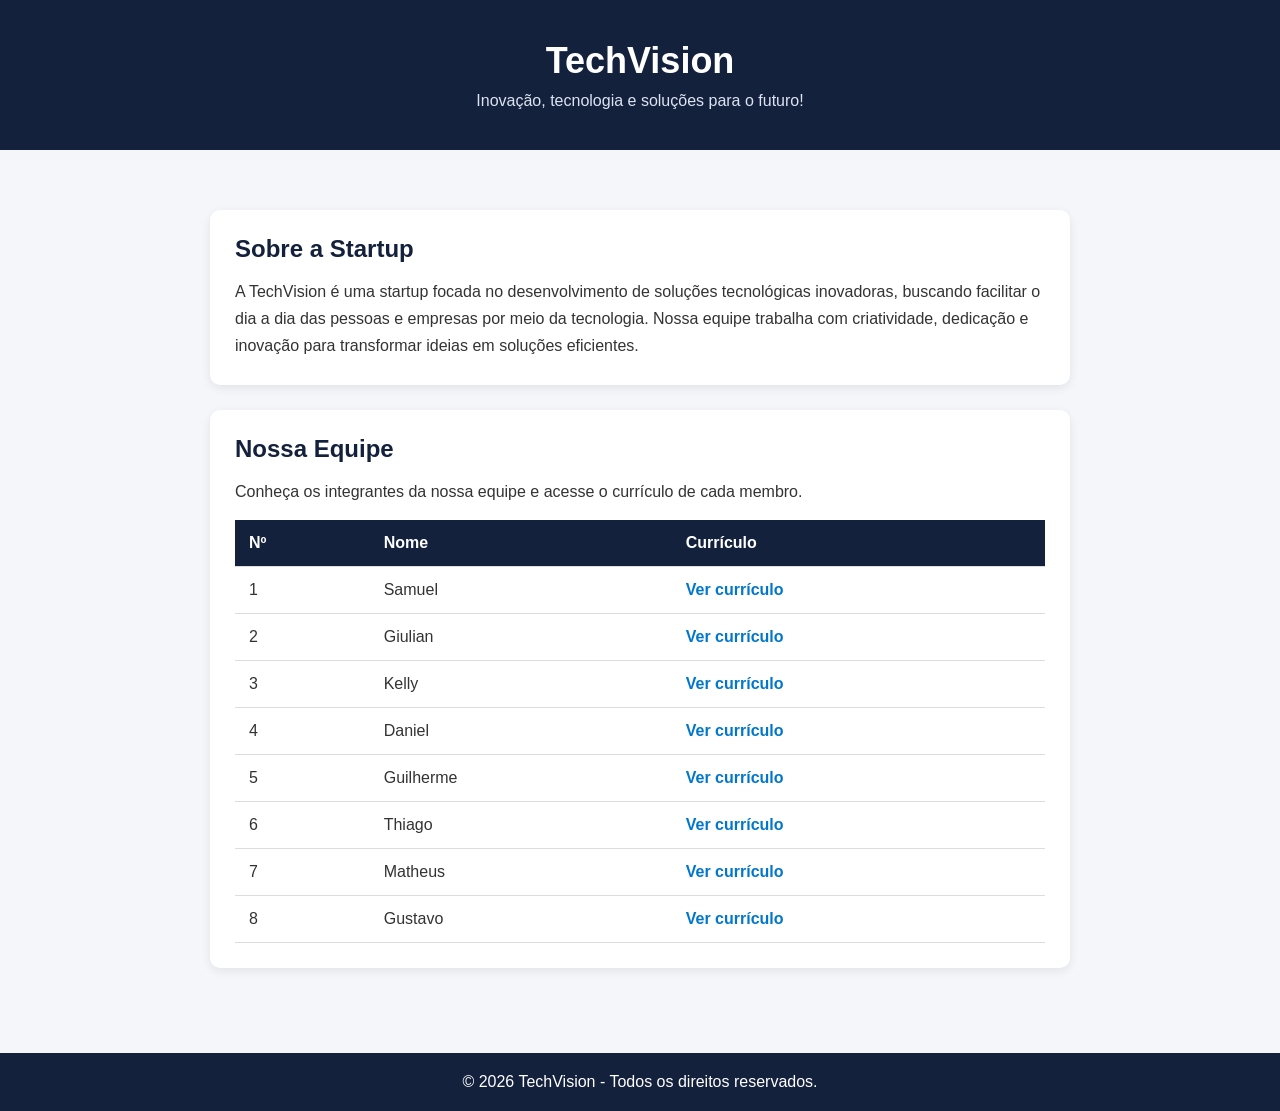
<file: index.html>
<!DOCTYPE html>
<html lang="pt-br">
<head>
    <meta charset="UTF-8">
    <meta name="viewport" content="width=device-width, initial-scale=1.0">
    <title>Hub de currículos</title>
</head>
<link rel="stylesheet" href="style.css">
<body>
    <header>
        <h1>TechVision</h1>
        <p>Inovação, tecnologia e soluções para o futuro!</p>
    </header>
    <main>

        <section>
            <h2>Sobre a Startup</h2>

            <p>
                A TechVision é uma startup focada no desenvolvimento
                de soluções tecnológicas inovadoras, buscando facilitar
                o dia a dia das pessoas e empresas por meio da tecnologia.
                Nossa equipe trabalha com criatividade, dedicação e
                inovação para transformar ideias em soluções eficientes.
            </p>
        </section>

        <section>
            <h2>Nossa Equipe</h2>

            <p>
                Conheça os integrantes da nossa equipe e acesse
                o currículo de cada membro.
            </p>

            <table>
                <thead>
                    <tr>
                        <th>Nº</th>
                        <th>Nome</th>
                        <th>Currículo</th>
                    </tr>
                </thead>

                <tbody>
                    <tr>
                        <td>1</td>
                        <td>Samuel</td>
                        <td><a href="pages/samuel.html">Ver currículo</a></td>
                    </tr>

                    <tr>
                        <td>2</td>
                        <td>Giulian</td>
                        <td><a href="pages/giulian.html">Ver currículo</a></td>
                    </tr>

                    <tr>
                        <td>3</td>
                        <td>Kelly</td>
                        <td><a href="pages/kelly.html">Ver currículo</a></td>
                    </tr>

                    <tr>
                        <td>4</td>
                        <td>Daniel</td>
                        <td><a href="pages/daniel.html">Ver currículo</a></td>
                    </tr>

                    <tr>
                        <td>5</td>
                        <td>Guilherme</td>
                        <td><a href="pages/guilherme.html">Ver currículo</a></td>
                    </tr>

                    <tr>
                        <td>6</td>
                        <td>Thiago</td>
                        <td><a href="pages/thiago.html">Ver currículo</a></td>
                    </tr>

                    <tr>
                        <td>7</td>
                        <td>Matheus</td>
                        <td><a href="pages/matheus.html">Ver currículo</a></td>
                    </tr>

                    <tr>
                        <td>8</td>
                        <td>Gustavo</td>
                        <td><a href="pages/gustavo.html">Ver currículo</a></td>
                    </tr>
                </tbody>
            </table>
        </section>

    </main>

    <footer>
        <p>&copy; 2026 TechVision - Todos os direitos reservados.</p>
    </footer>

</body>
</html>
</file>
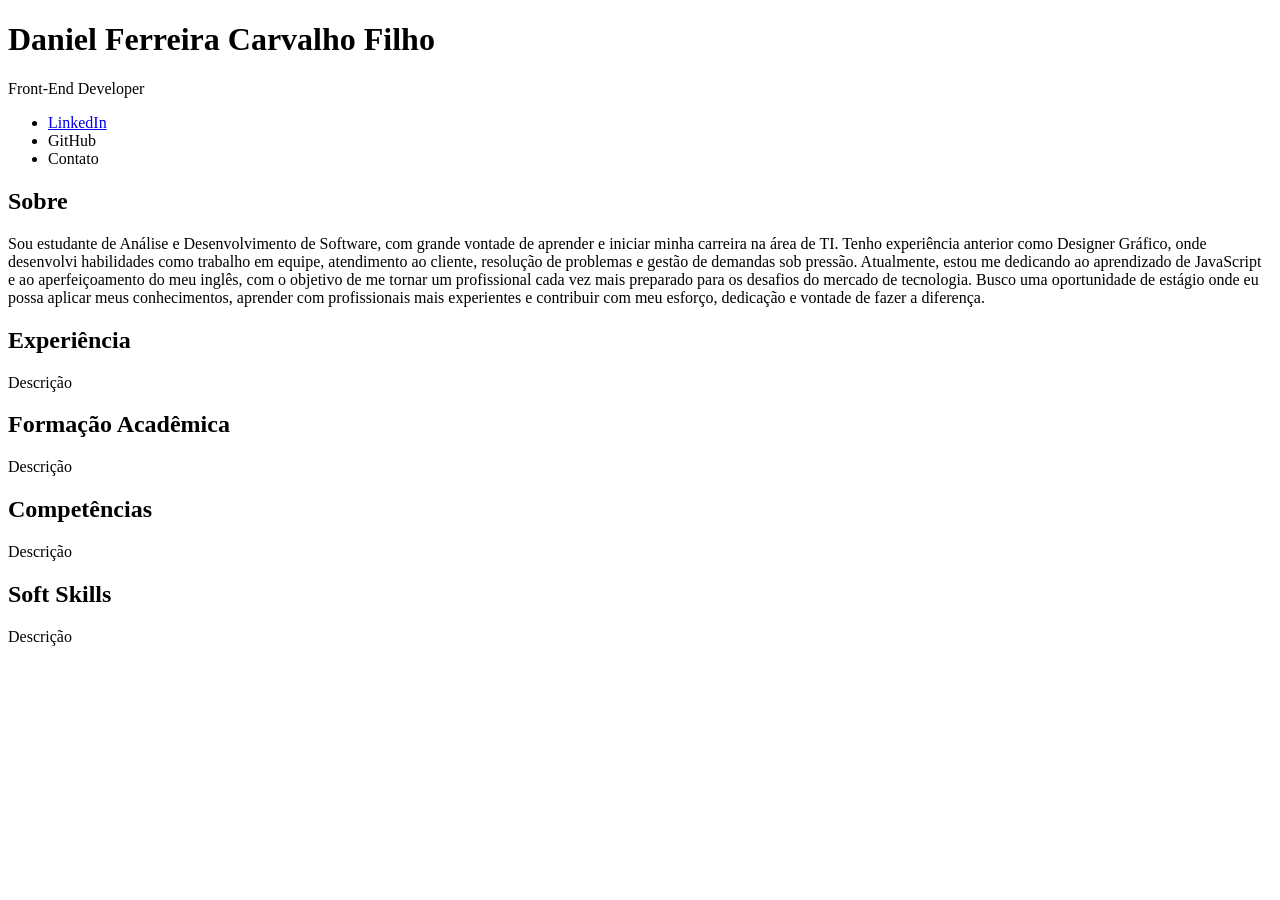
<file: daniel.html>
<!doctype html>
<html lang="en">
  <head>
    <meta charset="UTF-8" />
    <meta name="viewport" content="width=device-width, initial-scale=1.0" />
    <title>Curriculo Daniel</title>
  </head>

  <body>

    <header>
      <h1>Daniel Ferreira Carvalho Filho</h1>
      <p>Front-End Developer</p>
      <nav>
        <ul>
          <li><a href="https://www.linkedin.com/in/perfil-daniel-ferreira/">LinkedIn</a></li>
                <li><a href="https://github.com/danielferreirac"></a>GitHub</li>
                <li>Contato</li>
        </ul>
      </nav>
    </header>

    <!--CONTEÚDO PRINCIPAL-->
    <main>
      <!--RESUMO-->
      <section>
        <h2>Sobre</h2>
        <p>
          Sou estudante de Análise e Desenvolvimento de Software, com grande
          vontade de aprender e iniciar minha carreira na área de TI. Tenho
          experiência anterior como Designer Gráfico, onde desenvolvi
          habilidades como trabalho em equipe, atendimento ao cliente, resolução
          de problemas e gestão de demandas sob pressão. Atualmente, estou me
          dedicando ao aprendizado de JavaScript e ao aperfeiçoamento do meu
          inglês, com o objetivo de me tornar um profissional cada vez mais
          preparado para os desafios do mercado de tecnologia. Busco uma
          oportunidade de estágio onde eu possa aplicar meus conhecimentos,
          aprender com profissionais mais experientes e contribuir com meu
          esforço, dedicação e vontade de fazer a diferença.
        </p>
      </section>
      <!--EXPERIÊNCIA-->
      <section>
        <h2>Experiência</h2>
        <p>Descrição</p>
      </section>
      <!--FORMAÇÂO ACADÊMICA-->
      <section>
        <h2>Formação Acadêmica</h2>
        <p>Descrição</p>
      </section>
      <!--COMPETENCIAS-->
      <section>
        <h2>Competências</h2>
        <p>Descrição</p>
      </section>
      <!--SOFTSKILLS-->
      <section>
        <h2>Soft Skills</h2>
        <p>Descrição</p>
      </section>

    </main>

    <!--RODAPÉ-->
    <footer>
     <section>

     </section>
    </footer>

  </body>
</html>
</file>
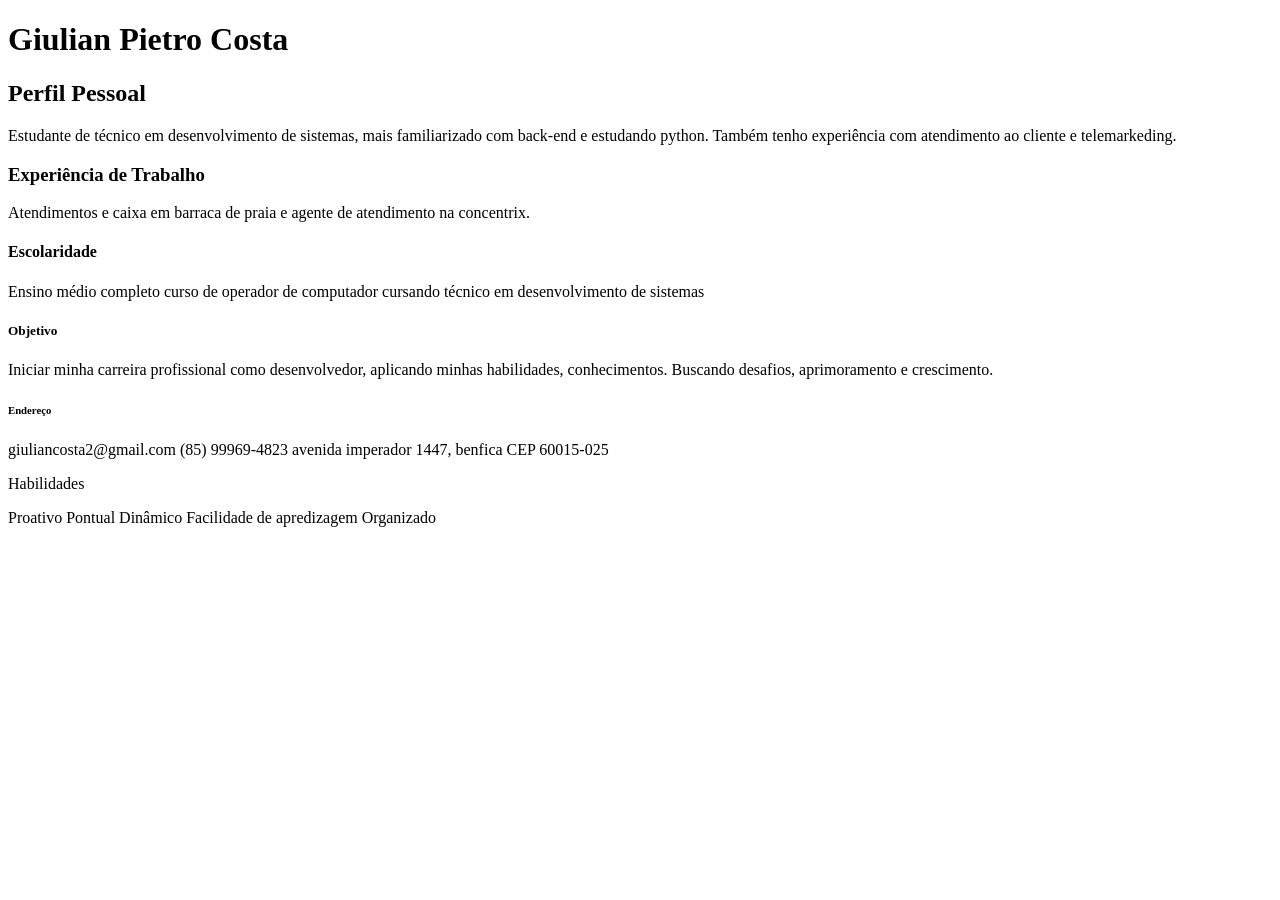
<file: giulian.html>
<!DOCTYPE html>
<html lang="pt-br">
<head>
    <meta charset="UTF-8">
    <meta name="viewport" content="width=device-width, initial-scale=1.0">
    <title> Currículo</title>
</head>
<body>
    <h1> Giulian Pietro Costa </h1>

    <h2> Perfil Pessoal </h2>
    <p> Estudante de técnico em desenvolvimento de sistemas,
        mais familiarizado com back-end e estudando python.
        Também tenho experiência com atendimento ao cliente 
        e telemarkeding.
    </p>

    <h3> Experiência de Trabalho </h3>
    <p> Atendimentos e caixa em barraca de praia e 
        agente de atendimento na concentrix.
    </p>

    <h4> Escolaridade </h4>
    <p> Ensino médio completo
        curso de operador de computador
        cursando técnico em desenvolvimento de sistemas
    </p>

    <h5> Objetivo </h5>
        <p> Iniciar minha carreira profissional como desenvolvedor,
        aplicando minhas habilidades, conhecimentos. Buscando desafios,
        aprimoramento e crescimento.
        </p>

    <h6> Endereço </h6>
        <p>
        giuliancosta2@gmail.com
        (85) 99969-4823

        avenida imperador 1447, benfica
        CEP 60015-025 
        </p>

    <h7> Habilidades </h7>
       <p> Proativo
        Pontual
        Dinâmico
        Facilidade de apredizagem
        Organizado
       </p>

</body>
</html>
</file>
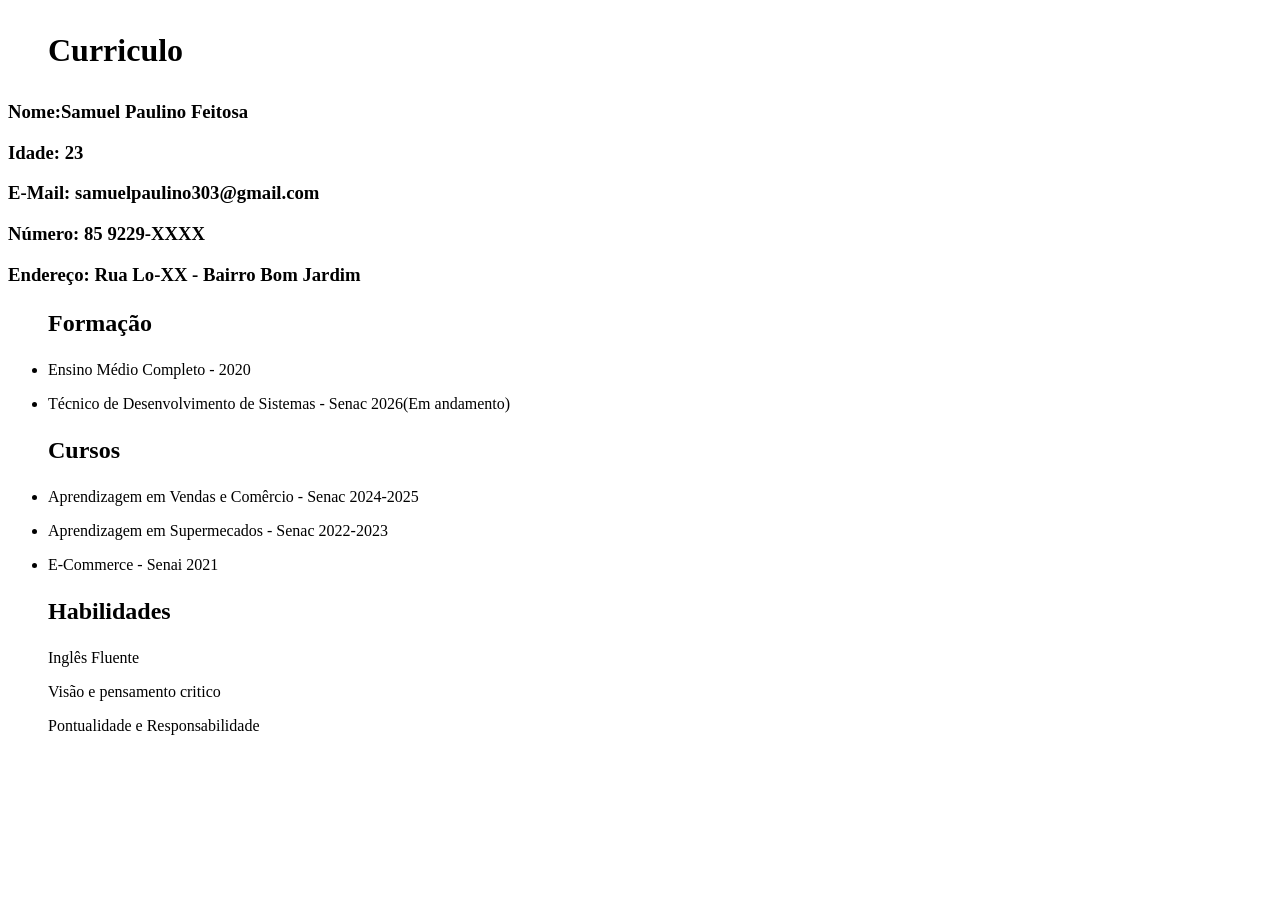
<file: samuel.html>
<!DOCTYPE html>
<html lang="pt-BR">
<head>
    <meta charset="UTF-8">
    <meta name="viewport" content="width=device-width, initial-scale=1.0">
    <title>Curriculo-Samuel</title>
    <a href="style.css"></a>
    <a href="index.html"></a>
</head>
<main>
<body>
    <h1><Menu>Curriculo</Menu></h1>

    <div id = "divida">
    <h3>Nome:Samuel Paulino Feitosa</h3>
    <h3>Idade: 23</h3>
    <h3>E-Mail: samuelpaulino303@gmail.com</h3>
    <h3>Número: 85 9229-XXXX</h3>
    <h3>Endereço: Rua Lo-XX - Bairro Bom Jardim</h3>
    </div>
</body>

<body>
    <h2><ul>Formação</ul></h2>
     <ul><li> Ensino Médio Completo - 2020</li></ul>
      <ul><li>Técnico de Desenvolvimento de Sistemas - Senac 2026(Em andamento)</li></ul>
</body>

<body>
    <h2><ul>Cursos</ul></h2>
</body>
      <ul><li>Aprendizagem em Vendas e Comêrcio - Senac 2024-2025</li>  </ul>
      <ul><li>Aprendizagem em Supermecados - Senac 2022-2023</li></ul>
      <ul><li>E-Commerce - Senai 2021</li></ul>

      <body>
        <h2><ul>Habilidades</ul></h2>
        
        <p><ul>Inglês Fluente</ul></p>
        <p><ul>Visão e pensamento critico</ul></p>
        <p><ul>Pontualidade e Responsabilidade</ul></p>
        <p><ul></ul></p>

      </body>

</main>
</html>
</file>
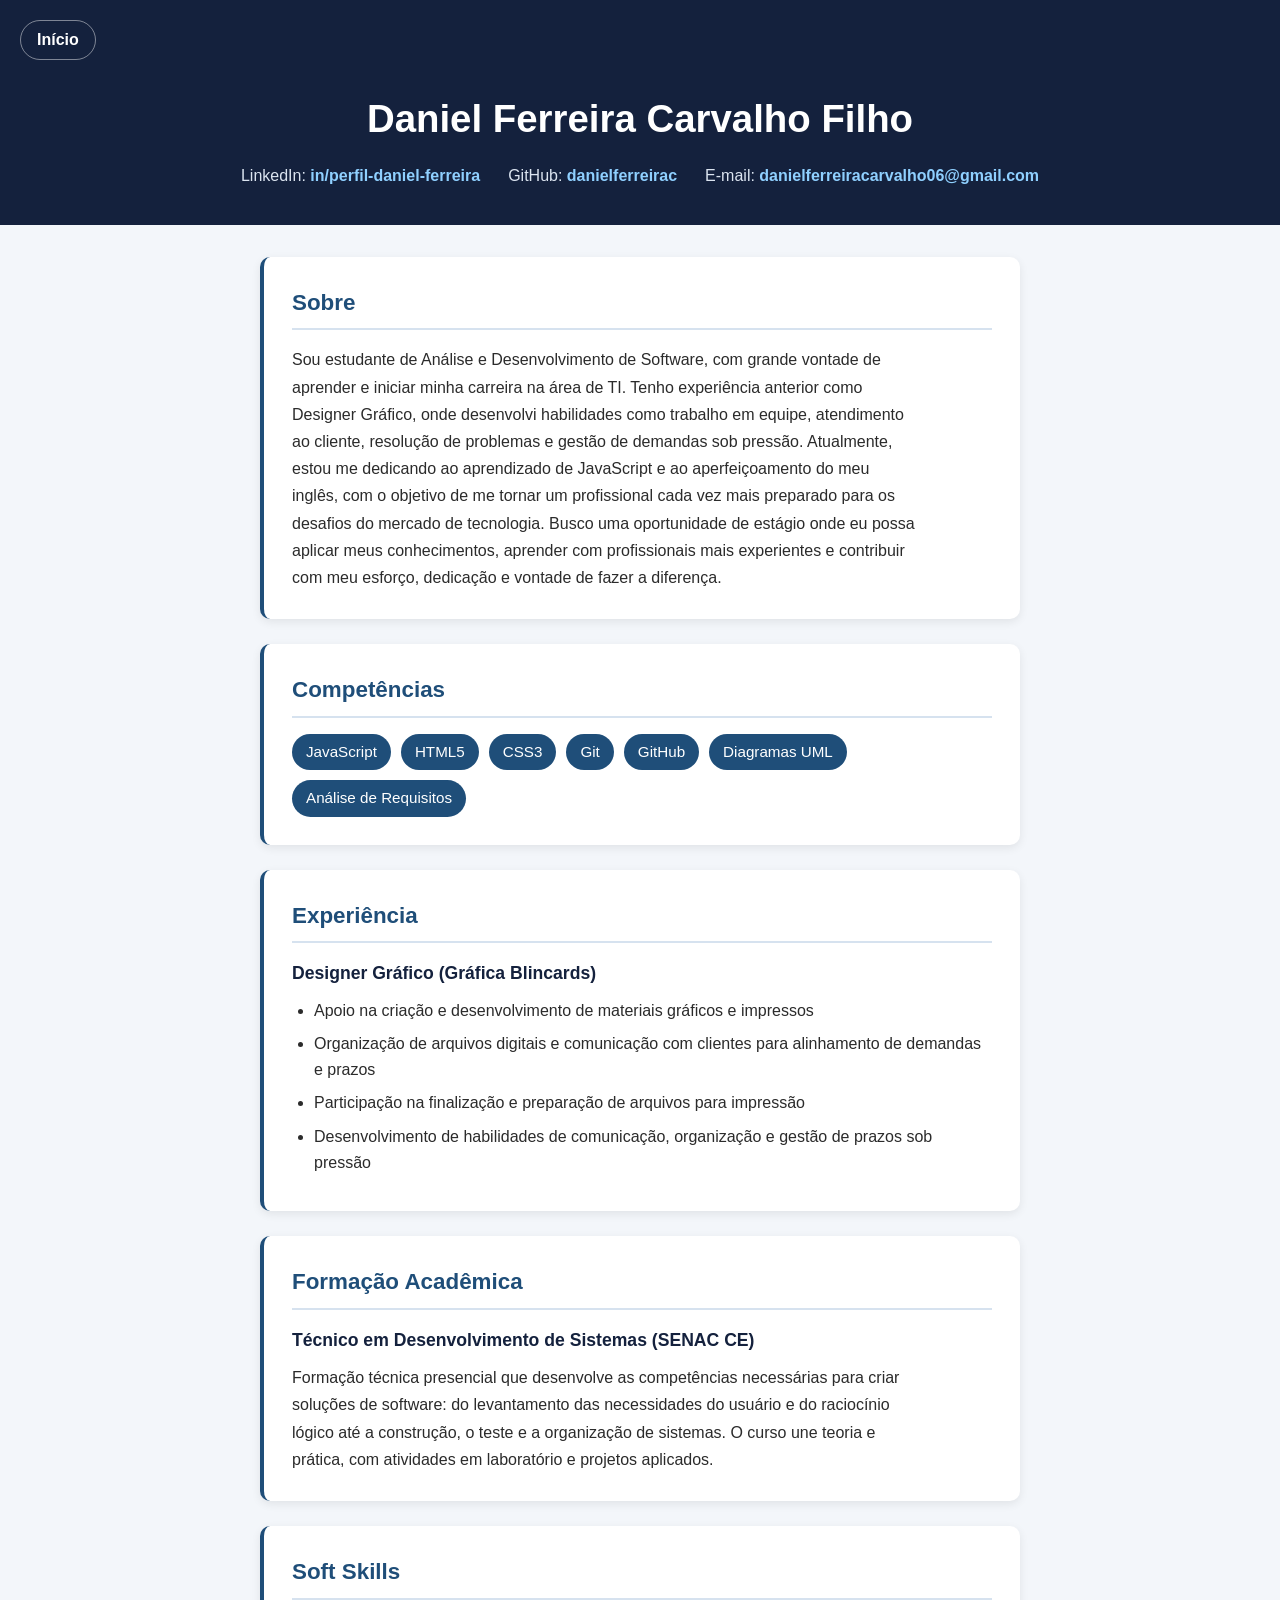
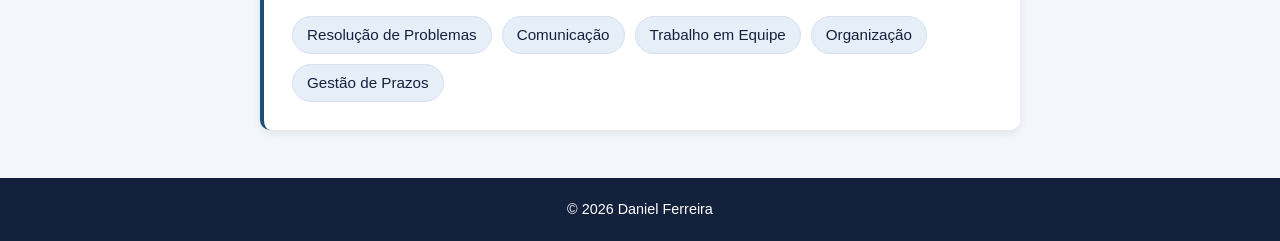
<file: pages/daniel.html>
<!doctype html>
<html lang="pt-BR">
  <head>
    <meta charset="UTF-8">
    <meta name="viewport" content="width=device-width, initial-scale=1.0">
    <meta name="description" content="Currículo de Daniel Ferreira Carvalho Filho, estudante de Desenvolvimento de Sistemas.">
    <link rel="stylesheet" href="../style.css">
    <title>Currículo - Daniel Ferreira</title>
  </head>

  <body class="pagina-daniel">
    <header>
      <nav aria-label="Menu principal">
        <ul>
          <li><a href="../index.html">Início</a></li>
        </ul>
      </nav>
      <h1>Daniel Ferreira Carvalho Filho</h1>
      <ul aria-label="Contatos">
        <li>
          LinkedIn:
          <a
            href="https://www.linkedin.com/in/perfil-daniel-ferreira/"
            target="_blank"
            rel="noopener noreferrer"
            >in/perfil-daniel-ferreira</a
          >
        </li>
        <li>
          GitHub:
          <a
            href="https://github.com/danielferreirac"
            target="_blank"
            rel="noopener noreferrer"
            >danielferreirac</a
          >
        </li>
        <li>
          E-mail:
          <a href="mailto:danielferreiracarvalho06@gmail.com"
            >danielferreiracarvalho06@gmail.com</a
          >
        </li>
      </ul>
    </header>

    <!--CONTEÚDO PRINCIPAL-->
    <main>
      <!--SOBRE-->
      <section class="sobre">
        <h2>Sobre</h2>
        <p>
          Sou estudante de Análise e Desenvolvimento de Software, com grande
          vontade de aprender e iniciar minha carreira na área de TI. Tenho
          experiência anterior como Designer Gráfico, onde desenvolvi
          habilidades como trabalho em equipe, atendimento ao cliente, resolução
          de problemas e gestão de demandas sob pressão. Atualmente, estou me
          dedicando ao aprendizado de JavaScript e ao aperfeiçoamento do meu
          inglês, com o objetivo de me tornar um profissional cada vez mais
          preparado para os desafios do mercado de tecnologia. Busco uma
          oportunidade de estágio onde eu possa aplicar meus conhecimentos,
          aprender com profissionais mais experientes e contribuir com meu
          esforço, dedicação e vontade de fazer a diferença.
        </p>
      </section>

      <!--COMPETÊNCIAS-->
      <section class="competencias">
        <h2>Competências</h2>
        <ul>
          <li>JavaScript</li>
          <li>HTML5</li>
          <li>CSS3</li>
          <li>Git</li>
          <li>GitHub</li>
          <li>Diagramas UML</li>
          <li>Análise de Requisitos</li>
        </ul>
      </section>

      <!--EXPERIÊNCIA-->
      <section class="experiencia">
        <h2>Experiência</h2>
        <h3>Designer Gráfico (Gráfica Blincards)</h3>
        <ul>
          <li>
            Apoio na criação e desenvolvimento de materiais gráficos e impressos
          </li>
          <li>
            Organização de arquivos digitais e comunicação com clientes para
            alinhamento de demandas e prazos
          </li>
          <li>
            Participação na finalização e preparação de arquivos para impressão
          </li>
          <li>
            Desenvolvimento de habilidades de comunicação, organização e gestão
            de prazos sob pressão
          </li>
        </ul>
      </section>

      <!--FORMAÇÃO ACADÊMICA-->
      <section class="formacao">
        <h2>Formação Acadêmica</h2>
        <h3>Técnico em Desenvolvimento de Sistemas (SENAC CE)</h3>
        <p>
          Formação técnica presencial que desenvolve as competências necessárias
          para criar soluções de software: do levantamento das necessidades do
          usuário e do raciocínio lógico até a construção, o teste e a
          organização de sistemas. O curso une teoria e prática, com atividades
          em laboratório e projetos aplicados.
        </p>
      </section>

      <!--SOFT SKILLS-->
      <section class="soft-skills">
        <h2>Soft Skills</h2>
        <ul>
          <li>Resolução de Problemas</li>
          <li>Comunicação</li>
          <li>Trabalho em Equipe</li>
          <li>Organização</li>
          <li>Gestão de Prazos</li>
        </ul>
      </section>
    </main>

    <!--RODAPÉ-->
    <footer>
      <p>&copy; 2026 Daniel Ferreira</p>
    </footer>
  </body>
</html>
</file>
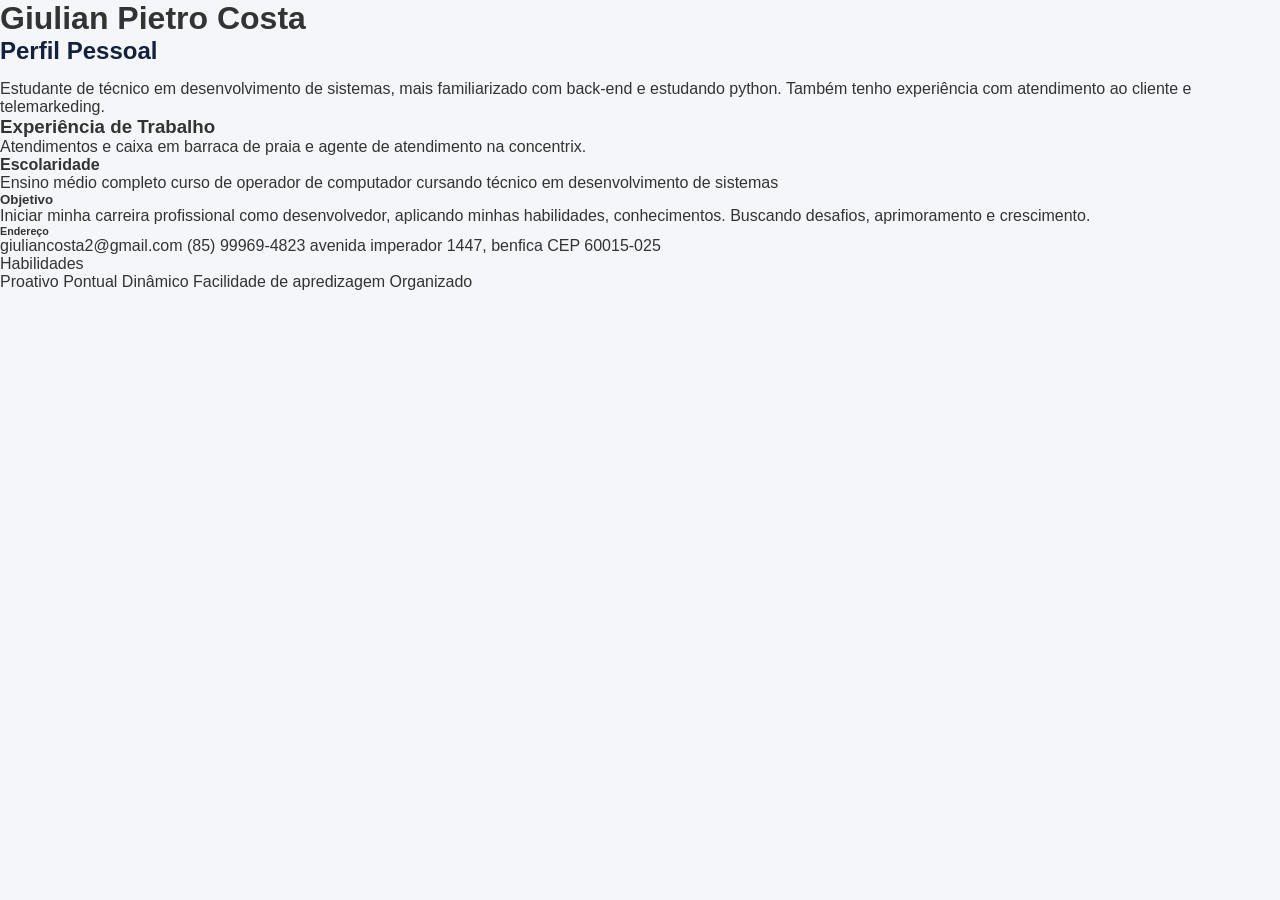
<file: pages/giulian.html>
<!DOCTYPE html>
<html lang="pt-br">
<head>
    <meta charset="UTF-8">
    <meta name="viewport" content="width=device-width, initial-scale=1.0">
    <title>Document</title>
</head>
<link rel="stylesheet" href="../style.css">
<body>
    <h1> Giulian Pietro Costa </h1>

    <h2> Perfil Pessoal </h2>
    <p> Estudante de técnico em desenvolvimento de sistemas,
        mais familiarizado com back-end e estudando python.
        Também tenho experiência com atendimento ao cliente 
        e telemarkeding.
    </p>

    <h3> Experiência de Trabalho </h3>
    <p> Atendimentos e caixa em barraca de praia e 
        agente de atendimento na concentrix.
    </p>

    <h4> Escolaridade </h4>
    <p> Ensino médio completo
        curso de operador de computador
        cursando técnico em desenvolvimento de sistemas
    </p>

    <h5> Objetivo </h5>
        <p> Iniciar minha carreira profissional como desenvolvedor,
        aplicando minhas habilidades, conhecimentos. Buscando desafios,
        aprimoramento e crescimento.
        </p>

    <h6> Endereço </h6>
        <p>
        giuliancosta2@gmail.com
        (85) 99969-4823

        avenida imperador 1447, benfica
        CEP 60015-025 
        </p>

    <h7> Habilidades </h7>
       <p> Proativo
        Pontual
        Dinâmico
        Facilidade de apredizagem
        Organizado
       </p>


</body>
</html>
</file>
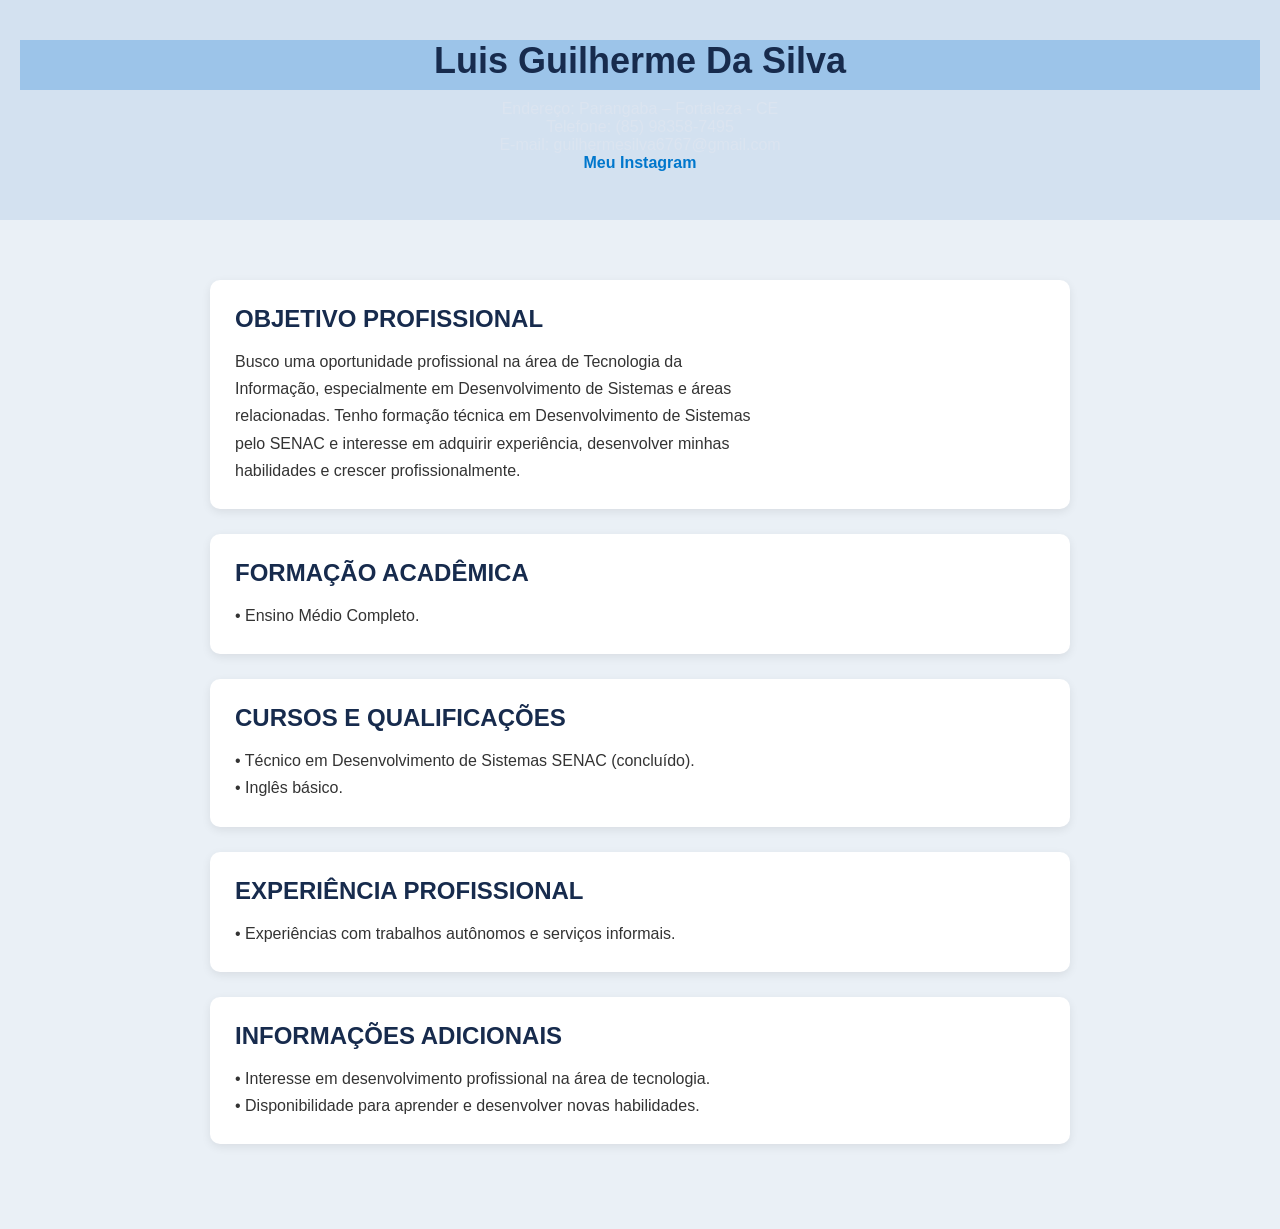
<file: pages/guilherme.html>
<!doctype html>
<html lang="pt-BR">
  <head>
    <meta charset="UTF-8" />
    <meta name="viewport" content="width=device-width, initial-scale=1.0" />

    <title>Currículo - Luis Guilherme</title>

    <link rel="stylesheet" href="../style.css" />
  </head>

  <body class="pagina-guilherme">
    <header>

      <h1>Luis Guilherme Da Silva</h1>
<hr class="linha-horizontal">

       <p>Endereço: Parangaba – Fortaleza - CE</p>

      <p>Telefone: (85) 98358-7495</p>

      <p>E-mail: guilhermesilva6767@gmail.com</p>

      <p>
        <a
          href="https://www.instagram.com/guisilvaluis0087/"
          target="_blank"
          rel="noopener noreferrer"
        >
          Meu Instagram
        </a>
      </p>
    </header>

    <main>
      <section class="obejetivo">
        <h2>OBJETIVO PROFISSIONAL</h2>

        <p>
          Busco uma oportunidade profissional na área de Tecnologia da<br>
          Informação, especialmente em Desenvolvimento de Sistemas e áreas<br>
          relacionadas. Tenho formação técnica em Desenvolvimento de Sistemas<br>
          pelo SENAC e interesse em adquirir experiência, desenvolver minhas<br>
          habilidades e crescer profissionalmente.
        </p>
      </section>

      <section class="formacao">
        <h2>FORMAÇÃO ACADÊMICA</h2>

        <p>• Ensino Médio Completo.</p>
      </section>

      <section class="cursos">
        <h2>CURSOS E QUALIFICAÇÕES</h2>

        <p>
          • Técnico em Desenvolvimento de Sistemas SENAC (concluído).
          <br />
          • Inglês básico.
        </p>
      </section>

      <section>
        <h2 class="pagina-guilherme12">EXPERIÊNCIA PROFISSIONAL</h2>

        <p class="pagina-guilherme12-1">
          • Experiências com trabalhos autônomos e serviços informais.
        </p>
      </section>

      <section>
        <h2 class="pagina-guilherme14">INFORMAÇÕES ADICIONAIS</h2>

        <p class="pagina-guilherme15">
          • Interesse em desenvolvimento profissional na área de tecnologia.
          <br />
          • Disponibilidade para aprender e desenvolver novas habilidades.
        </p>
      </section>
    </main>
  </body>
</html>
</file>
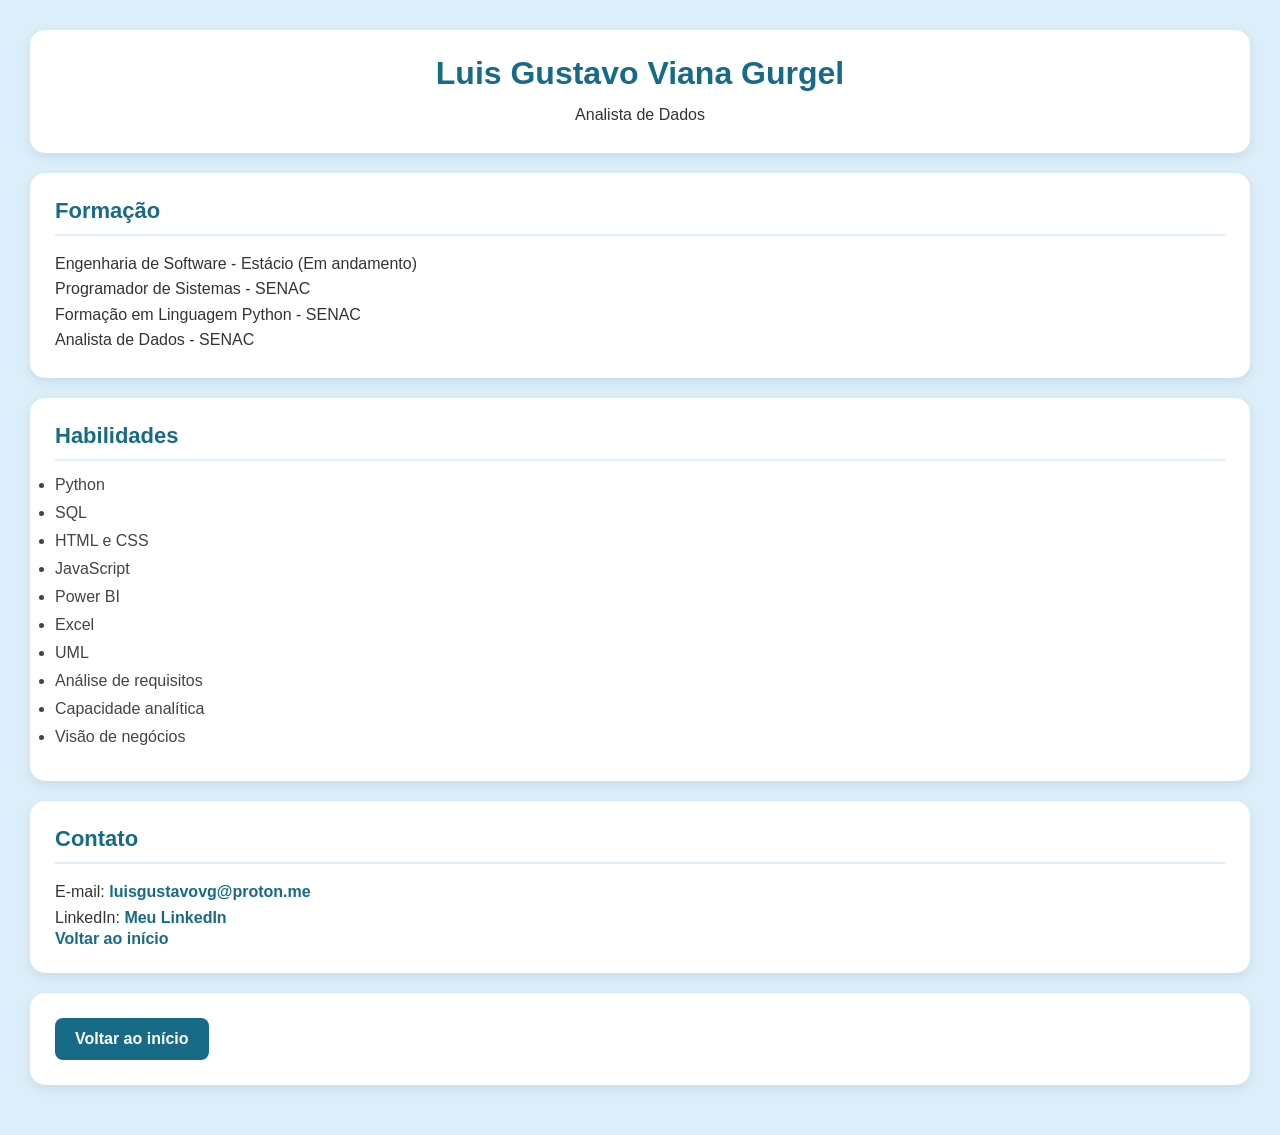
<file: pages/gustavo.html>
<!DOCTYPE html>
<html lang="pt-br">
<head>
    <meta charset="UTF-8">
    <meta name="viewport" content="width=device-width, initial-scale=1.0">
    <title>currículo do Gustavo</title>
</head>
<link rel="stylesheet" href="../style.css">
<body>
    <div class="pagina-gustavo">

        <!-- NOME -->

        <header>

            <h1 style="text-align: center;">Luis Gustavo Viana Gurgel</h1>

            <p style="text-align: center;">
                Analista de Dados
            </p>

        </header>


        <!-- FORMAÇÃO -->

        <section>

            <h2>Formação</h2>

            <p>
                Engenharia de Software - Estácio
                (Em andamento)
            </p>

            <p>
                Programador de Sistemas - SENAC
            </p>

            <p>
                Formação em Linguagem Python - SENAC
            </p>

            <p>
                Analista de Dados - SENAC
            </p>

        </section>


        <!-- HABILIDADES -->

        <section>

            <h2>Habilidades</h2>

            <ul>

                <li>Python</li>
                <li>SQL</li>
                <li>HTML e CSS</li>
                <li>JavaScript</li>
                <li>Power BI</li>
                <li>Excel</li>
                <li>UML</li>
                <li>Análise de requisitos</li>
                <li>Capacidade analítica</li>
                <li>Visão de negócios</li>

            </ul>

        </section>


        <!-- CONTATO -->

        <section>

            <h2>Contato</h2>

            <p>
                E-mail: <a href="email to:luisgustavovg@proton.me">
                    luisgustavovg@proton.me
                </a>
            </p>

            <p>
                LinkedIn:
                <a href="https://www.linkedin.com/in/luis-gustavo-viana?utm_source=share&utm_campaign=share_via&utm_content=profile&utm_medium=android_app" target="_blank">
                    Meu LinkedIn
                </a>
            </p>
            <a href="index.html">Voltar ao início</a>

        </section>


        <!-- VOLTAR AO INDEX -->

        <section>

            <a href="../index.html" class="voltar">
                Voltar ao início
            </a>

        </section>
    </div>
</body>
</html>
</file>
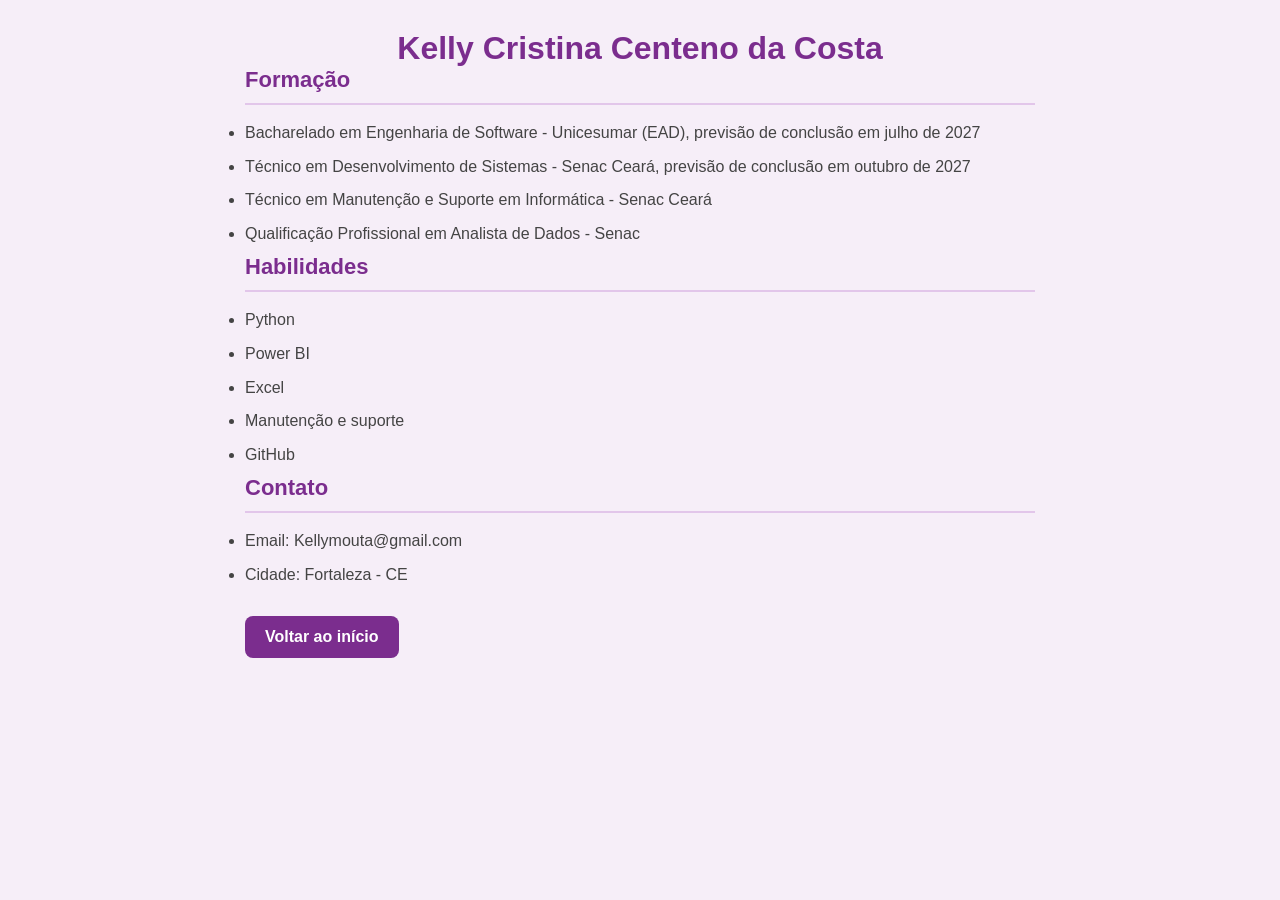
<file: pages/kelly.html>
<!DOCTYPE html>
<html lang="pt-br">
<head>
    <meta charset="UTF-8">
    <meta name="viewport" content="width=device-width, initial-scale=1.0">
    <title>Kelly Cristina Centeno da Costa - Currículo</title>
    <link rel="stylesheet" href="../style.css">
</head>
<body class="pagina-kelly">
    <h1>Kelly Cristina Centeno da Costa</h1>

    <h2>Formação</h2>
     <ul>
        <li>Bacharelado em Engenharia de Software - Unicesumar (EAD), previsão de conclusão em julho de 2027</li>
        <li>Técnico em Desenvolvimento de Sistemas - Senac Ceará, previsão de conclusão em outubro de 2027</li>
        <li>Técnico em Manutenção e Suporte em Informática - Senac Ceará</li>
        <li>Qualificação Profissional em Analista  de Dados - Senac</li>
     </ul>

     <h2>Habilidades</h2>
     <ul>
        <li>Python</li>
        <li>Power BI</li>
        <li>Excel</li>
        <li>Manutenção e suporte</li>
        <li>GitHub</li>
     </ul>

     <h2>Contato</h2>
     <ul>
        <li>Email: Kellymouta@gmail.com</li>
        <li>Cidade: Fortaleza - CE</li>
     </ul> 
     
    <a href="../index.html">Voltar ao início</a>
   
</body>
</html>
</file>
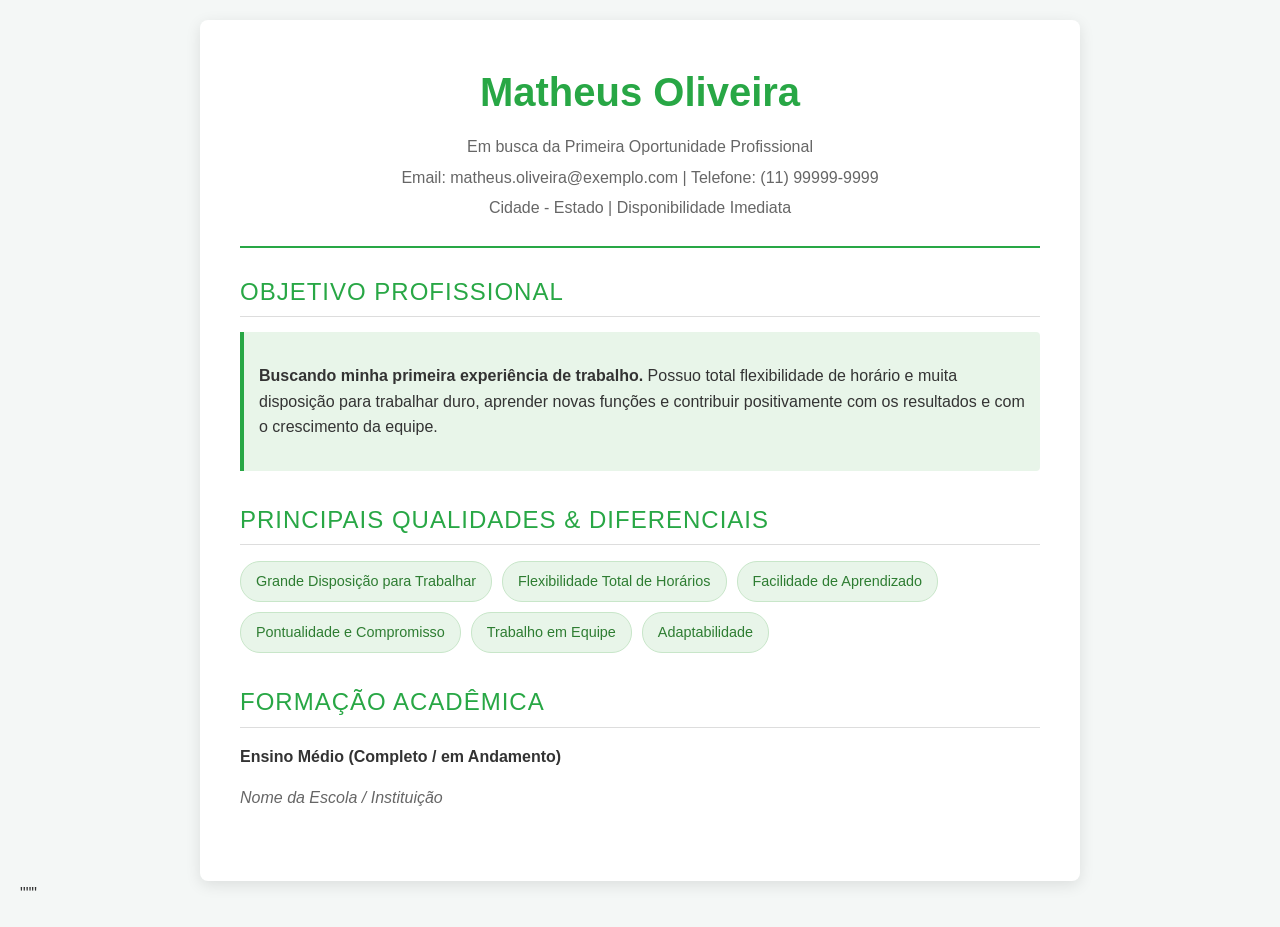
<file: pages/matheus.html>
<!DOCTYPE html>
<html lang="pt-br">
<head>
    <meta charset="UTF-8">
    <meta name="viewport" content="width=device-width, initial-scale=1.0">
    <title>Currículo - Matheus Oliveira</title>
    <style>
        body {
            font-family: 'Segoe UI', Tahoma, Geneva, Verdana, sans-serif;
            line-height: 1.6;
            background-color: #f4f7f6;
            color: #333;
            margin: 0;
            padding: 20px;
        }
        .container {
            max-width: 800px;
            margin: 0 auto;
            background: #fff;
            padding: 40px;
            border-radius: 8px;
            box-shadow: 0 4px 15px rgba(0,0,0,0.1);
        }
        header {
            text-align: center;
            border-bottom: 2px solid #28a745;
            padding-bottom: 20px;
            margin-bottom: 25px;
        }
        header h1 {
            margin: 0 0 10px 0;
            color: #28a745;
            font-size: 2.5em;
        }
        header p {
            margin: 5px 0;
            color: #666;
        }
        .section {
            margin-bottom: 30px;
        }
        .section-title {
            font-size: 1.5em;
            color: #28a745;
            border-bottom: 1px solid #ddd;
            padding-bottom: 5px;
            margin-bottom: 15px;
            text-transform: uppercase;
            letter-spacing: 1px;
        }
        .highlight {
            background-color: #e8f5e9;
            border-left: 4px solid #28a745;
            padding: 15px;
            margin-bottom: 20px;
            border-radius: 0 4px 4px 0;
        }
        .skills-list {
            display: flex;
            flex-wrap: wrap;
            gap: 10px;
            padding: 0;
            list-style: none;
        }
        .skills-list li {
            background: #e8f5e9;
            color: #2e7d32;
            padding: 8px 15px;
            border-radius: 20px;
            font-size: 0.9em;
            border: 1px solid #c8e6c9;
        }
    </style>
</head>
<body>
    <div class="container">
        <header>
            <h1>Matheus Oliveira</h1>
            <p>Em busca da Primeira Oportunidade Profissional</p>
            <p>Email: matheus.oliveira@exemplo.com | Telefone: (11) 99999-9999</p>
            <p>Cidade - Estado | Disponibilidade Imediata</p>
        </header>

        <div class="section">
            <div class="section-title">Objetivo Profissional</div>
            <div class="highlight">
                <p><strong>Buscando minha primeira experiência de trabalho.</strong> Possuo total flexibilidade de horário e muita disposição para trabalhar duro, aprender novas funções e contribuir positivamente com os resultados e com o crescimento da equipe.</p>
            </div>
        </div>

        <div class="section">
            <div class="section-title">Principais Qualidades & Diferenciais</div>
            <ul class="skills-list">
                <li>Grande Disposição para Trabalhar</li>
                <li>Flexibilidade Total de Horários</li>
                <li>Facilidade de Aprendizado</li>
                <li>Pontualidade e Compromisso</li>
                <li>Trabalho em Equipe</li>
                <li>Adaptabilidade</li>
            </ul>
        </div>

        <div class="section">
            <div class="section-title">Formação Acadêmica</div>
            <p><strong>Ensino Médio (Completo / em Andamento)</strong></p>
            <p style="color: #666; font-style: italic;">Nome da Escola / Instituição</p>
        </div>
    </div>
</body>
</html>
"""
</file>
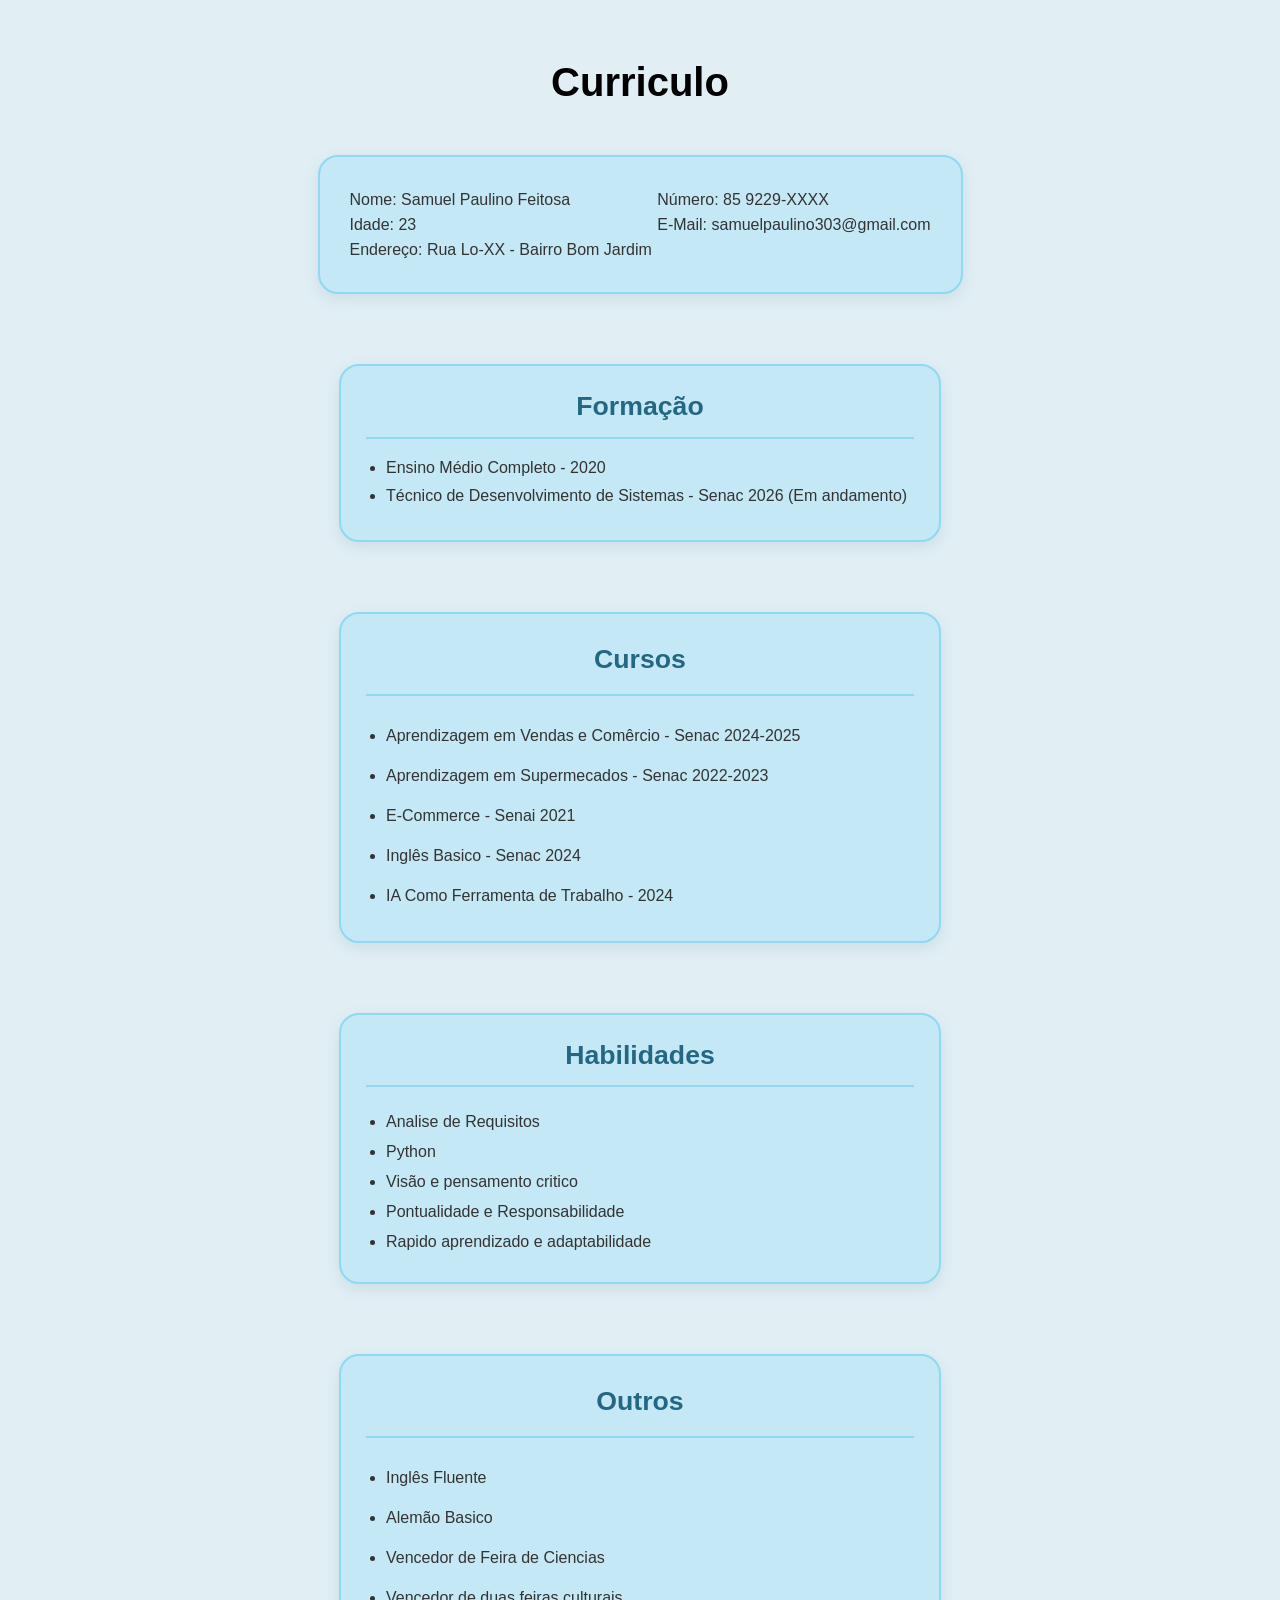
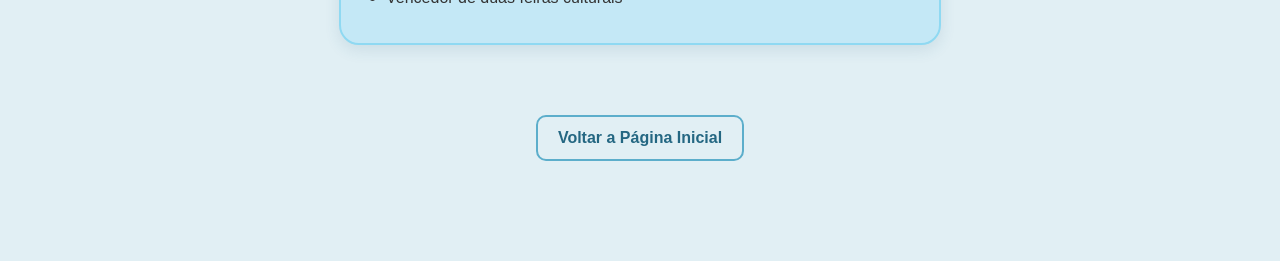
<file: pages/samuel.html>
<!DOCTYPE html>
<html lang="pt-br">
<head>
    <meta charset="UTF-8">
    <meta name="viewport" content="width=device-width, initial-scale=1.0">
    <title>Curriculo-Samuel</title>
    <link rel="stylesheet" href="../style.css">
</head>

<body class="escopo-samuel">
    <main>

        <header id="titulo-cu">
            <h1>Curriculo</h1>
        </header>

        <div id="cabecalho">
            <div>
                <p>Nome: Samuel Paulino Feitosa</p>
                <p>Idade: 23</p>
                <p>Endereço: Rua Lo-XX - Bairro Bom Jardim</p>
            </div>

            <div>
                <p>Número: 85 9229-XXXX</p>
                <p>E-Mail: samuelpaulino303@gmail.com</p>
            </div>
        </div>

        <div id="formacao-samuel">
            <h2>Formação</h2>
            <ul>
                <li>Ensino Médio Completo - 2020</li>
                <li>Técnico de Desenvolvimento de Sistemas - Senac 2026 (Em andamento)</li>
            </ul>
        </div>

        <div id="cursos-samuel">
            <h2>Cursos</h2>
            <ul>
                <li>Aprendizagem em Vendas e Comêrcio - Senac 2024-2025</li>
                <li>Aprendizagem em Supermecados - Senac 2022-2023</li>
                <li>E-Commerce - Senai 2021</li>
                <li>Inglês Basico - Senac 2024</li>
                <li>IA Como Ferramenta de Trabalho - 2024</li>
            </ul>
        </div>

        <div id="skills-samuel">
            <h2>Habilidades</h2>
            <ul>
                <li>Analise de Requisitos</li>
                <li>Python</li>
                <li>Visão e pensamento critico</li>
                <li>Pontualidade e Responsabilidade</li>
                <li>Rapido aprendizado e adaptabilidade</li>
            </ul>
        </div>

        <div id="outros-samuel">
            <h2>Outros</h2>
            <ul>
                <li>Inglês Fluente</li>
                <li>Alemão Basico</li>
                <li>Vencedor de Feira de Ciencias</li>
                <li>Vencedor de duas feiras culturais</li>
            </ul>
        </div>

        <footer id="rodape-samuel">
            <a href="../index.html">Voltar a Página Inicial</a>
        </footer>

    </main>
</body>
</html>
</file>
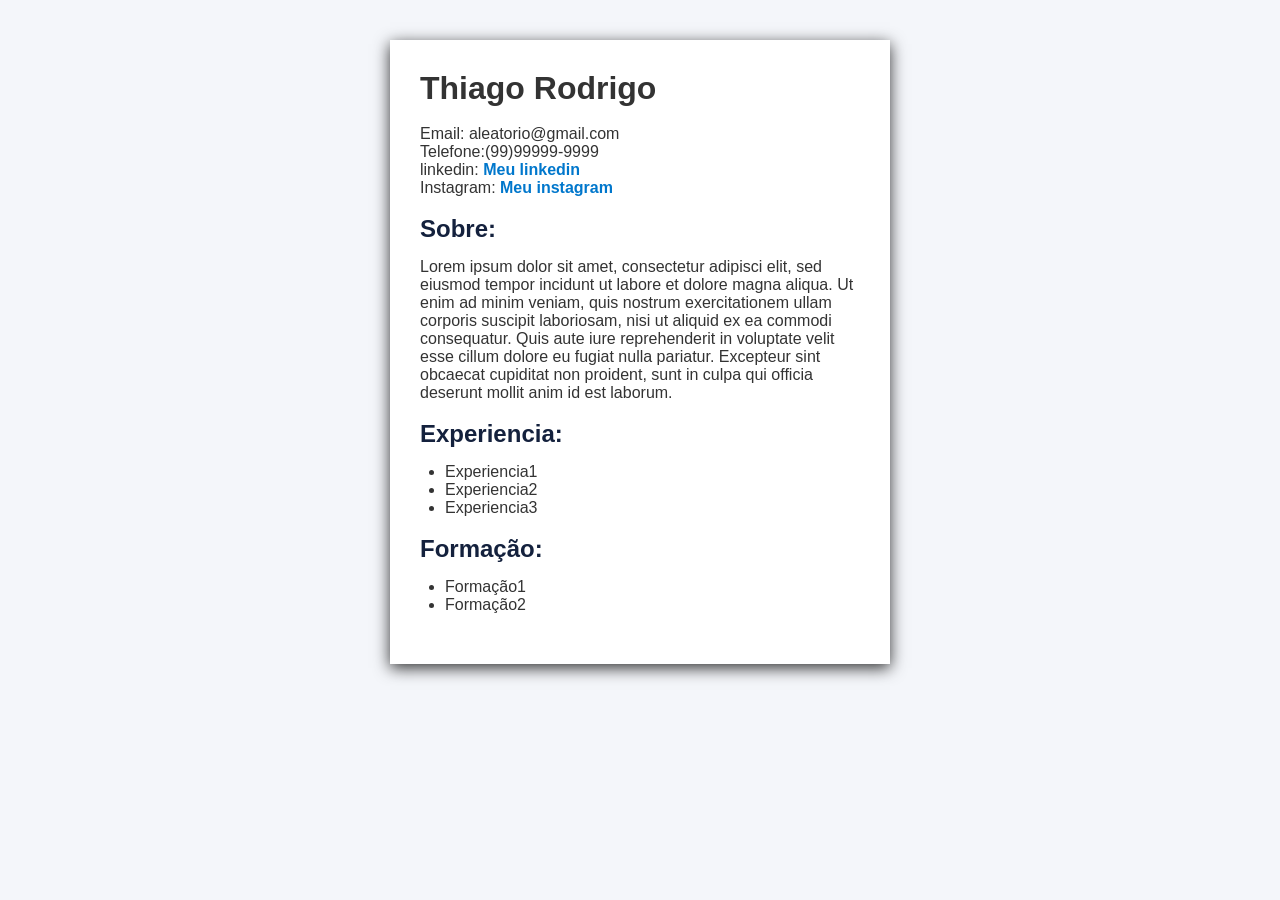
<file: pages/thiago.html>
<!DOCTYPE html>
<html lang="pt-br">
<head>
    <meta charset="UTF-8">
    <meta name="viewport" content="width=device-width, initial-scale=1.0">
    <title>Curriculo Thiago</title>
    <link rel="stylesheet" href="../style.css">
    <style>
        body{
            background-image: url('https://static.vecteezy.com/ti/fotos-gratis/t2/22865695-suave-mogno-madeira-textura-fundo-ilustracao-com-generativo-ai-gratis-foto.jpg');
            background-size: cover;
            background-repeat: no-repeat;
            background-position: center center;
            background-attachment: fixed;
            display: flex;
            justify-content: center;
            align-items: center;
        }

        .quadrado-branco {
            background-color: white;
            width: 500px;              
            height: auto;
            margin-top: 40px;             
            padding: 30px;
            padding-bottom: 50px;            
            box-sizing: border-box;    
            box-shadow: 0px 4px 15px  rgba(0, 0, 0, 0.8);
        }

        ul{
            padding-left: 25px;
        }
    </style>
</head>
<body>
    <div>
        <div class="quadrado-branco">
            <h1>Thiago Rodrigo</h1>
             <br>   
            Email: aleatorio@gmail.com<br>
            Telefone:(99)99999-9999<br>
            linkedin: <a href="https://br.linkedin.com/">Meu linkedin</a><br>
            Instagram: <a href="https://www.instagram.com/">Meu instagram</a>
            <br>
            <br>

            <h2>Sobre:</h2>
            <p>Lorem ipsum dolor sit amet, consectetur adipisci elit, sed eiusmod tempor incidunt ut labore et dolore magna aliqua. Ut enim ad minim veniam, quis nostrum exercitationem ullam corporis suscipit laboriosam, nisi ut aliquid ex ea commodi consequatur. Quis aute iure reprehenderit in voluptate velit esse cillum dolore eu fugiat nulla pariatur. Excepteur sint obcaecat cupiditat non proident, sunt in culpa qui officia deserunt mollit anim id est laborum.</p> <br>
            <h2>Experiencia:</h2>
            <ul>
                <li>Experiencia1</li>
                <li>Experiencia2</li>
                <li>Experiencia3</li>
            </ul><br>
            <h2>Formação:</h2>
            <ul>
                <li>Formação1</li>
                <li>Formação2</li>
            </ul>
        </div>
    </div>
</body>
</html>
</file>
<file: style.css>
/*index*/

* {
    margin: 0;
    padding: 0;
    box-sizing: border-box;
}

body {
    font-family: Arial, sans-serif;
    background-color: #f4f6fa;
    color: #333;
}

header {
    background-color: #14213d;
    color: white;
    text-align: center;
    padding: 40px 20px;
}

header h1 {
    font-size: 36px;
    margin-bottom: 10px;
}

header p {
    font-size: 16px;
    color: #dbe4f0;
}

main {
    max-width: 900px;
    margin: 40px auto;
    padding: 20px;
}

section {
    background-color: white;
    padding: 25px;
    margin-bottom: 25px;
    border-radius: 10px;
    box-shadow: 0 3px 10px rgba(0, 0, 0, 0.08);
}

h2 {
    color: #14213d;
    margin-bottom: 15px;
}

section p {
    line-height: 1.7;
    font-size: 16px;
}

table {
    width: 100%;
    border-collapse: collapse;
    margin-top: 15px;
}

th, td {
    padding: 14px;
    text-align: left;
    border-bottom: 1px solid #ddd;
}

th {
    background-color: #14213d;
    color: white;
}

tr:hover {
    background-color: #f0f4fa;
}

a {
    color: #0077cc;
    text-decoration: none;
    font-weight: bold;
}

a:hover {
    text-decoration: underline;
}

footer {
    background-color: #14213d;
    color: white;
    text-align: center;
    padding: 20px;
    margin-top: 40px;
}

@media (max-width: 600px) {
    main {
        padding: 10px;
    }

    table {
        font-size: 14px;
    }

    th, td {
        padding: 10px 6px;
    }
}

/*------------------------------------*/
/*Daniel*/
.pagina-daniel {
  --cor-principal: #1f4e79;
  --cor-escura: #14213d;
  --cor-link-escuro: #8fd0ff;
  --cor-texto: #2b2b2b;
  --cor-fundo: #f3f6fa;
  --cor-etiqueta: #e6eef7;
  --cor-borda: #d6e2ef;

  font-family: Arial, sans-serif;
  background-color: var(--cor-fundo);
  color: var(--cor-texto);
  line-height: 1.6;
}

/* Cabeçalho */
.pagina-daniel header {
  text-align: center;
  padding: 20px 20px 36px;
  border-bottom: none;
}

.pagina-daniel header h1 {
  color: #ffffff;
  text-align: center;
  font-size: clamp(1.6rem, 4vw, 2.4rem);
  margin: 28px 0 14px;
}

/* Menu */
.pagina-daniel nav {
  background: none;
  padding: 0;
  text-align: left;
}

.pagina-daniel header nav ul {
  display: flex;
  flex-wrap: wrap;
  gap: 10px;
  list-style: none;
  padding: 0;
}

.pagina-daniel nav a {
  display: inline-block;
  padding: 6px 16px;
  color: #ffffff;
  text-decoration: none;
  font-weight: bold;
  border: 1px solid rgba(255, 255, 255, 0.45);
  border-radius: 999px;
}

.pagina-daniel nav a:hover {
  background-color: rgba(255, 255, 255, 0.15);
  text-decoration: none;
}

.pagina-daniel a:focus-visible {
  outline: 3px solid #ffd166;
  outline-offset: 3px;
}

/* Contatos */
.pagina-daniel header > ul {
  display: flex;
  flex-wrap: wrap;
  justify-content: center;
  gap: 6px 28px;
  list-style: none;
  padding: 0;
  color: #dbe4f0;
}

.pagina-daniel header > ul a {
  color: var(--cor-link-escuro);
}

.pagina-daniel header > ul a:hover {
  text-decoration: underline;
}

/* Conteúdo */
.pagina-daniel main {
  max-width: 800px;
  margin: 32px auto;
  padding: 0 20px;
}

.pagina-daniel main section {
  padding: 28px;
  border-left: 4px solid var(--cor-principal);
}

.pagina-daniel main h2 {
  color: var(--cor-principal);
  font-size: 1.4rem;
  margin-bottom: 16px;
  padding-bottom: 8px;
  border-bottom: 2px solid var(--cor-borda);
}

.pagina-daniel main h3 {
  color: var(--cor-escura);
  font-size: 1.1rem;
  margin-bottom: 10px;
}

.pagina-daniel main p {
  max-width: 70ch;
}

/* Listas comuns (Experiência) */
.pagina-daniel main ul {
  padding-left: 22px;
}

.pagina-daniel main li {
  margin-bottom: 8px;
}

/* Competências e Soft Skills como etiquetas */
.pagina-daniel .competencias ul,
.pagina-daniel .soft-skills ul {
  display: flex;
  flex-wrap: wrap;
  gap: 10px;
  list-style: none;
  padding: 0;
}

.pagina-daniel .competencias li,
.pagina-daniel .soft-skills li {
  margin: 0;
  padding: 6px 14px;
  border-radius: 999px;
  font-size: 0.95rem;
}

.pagina-daniel .competencias li {
  background-color: var(--cor-principal);
  color: #ffffff;
}

.pagina-daniel .soft-skills li {
  background-color: var(--cor-etiqueta);
  color: var(--cor-escura);
  border: 1px solid var(--cor-borda);
}

/* Rodapé */
.pagina-daniel footer {
  text-align: center;
  padding: 20px;
  margin-top: 48px;
  border-top: none;
  font-size: 0.9rem;
}

/* Celular */
@media (max-width: 600px) {
  .pagina-daniel header {
    padding: 16px 16px 28px;
  }

  .pagina-daniel main {
    margin: 20px auto;
    padding: 0 12px;
  }

  .pagina-daniel main section {
    padding: 20px;
  }

  .pagina-daniel header > ul {
    flex-direction: column;
    align-items: center;
    gap: 4px;
  }
}
/*------------------------------------*/
/*Giulian*/

/*------------------------------------*/
/*Guilherme*/
.pagina-guilherme {
    background-color: #EAF0F6;
}
.pagina-guilherme header{
    background-color: #d3e1f0;
    height: 220px;
    
}
.pagina-guilherme h1{
    background-color: #9cc4e9;
    height: 50px;
    color: #172B4D;
}

.pagina-guilherme h2{
    color: #172B4D;
}

hr.linha-horizontal {
    border: none;
    height: 0px;
    background-color: #90b6eb;
    width: 100%;
}

@media (max-width: 600px) {

    .pagina-guilherme {
        padding: 15px;
    }

    .pagina-guilherme section header {
        padding: 20px;
    }

    .pagina-guilherme h1 {
        font-size: 25px;
    }
}

/*------------------------------------*/
/*Gustavo*/
.pagina-gustavo {
    background-color: #dceefa;
    font-family: Arial, sans-serif;
    margin: 0;
    padding: 30px;
}

/* Blocos brancos */

.pagina-gustavo .container {
    max-width: 850px;
    margin: auto;
}

/* Cada seção do currículo */

.pagina-gustavo section,
.pagina-gustavo header {
    background-color: #ffffff;
    padding: 25px;
    margin-bottom: 20px;
    border-radius: 15px;

    box-shadow: 0 4px 12px rgba(0, 0, 0, 0.08);
}

/* Nome */

.pagina-gustavo h1 {
    color: #176b87;
    font-size: 32px;
    text-align: center;
}

/* Títulos das seções */

.pagina-gustavo h2 {
    color: #176b87;
    font-size: 22px;
    border-bottom: 2px solid #dceefa;
    padding-bottom: 10px;
}

/* Textos */

.pagina-gustavo p {
    color: #333333;
    font-size: 16px;
    line-height: 1.6;
}

/* Listas */

.pagina-gustavo li {
    color: #444444;
    margin-bottom: 10px;
}

/* Links */

.pagina-gustavo a {
    color: #176b87;
    text-decoration: none;
    font-weight: bold;
}

.pagina-gustavo a:hover {
    color: #0b4055;
    text-decoration: underline;
}

/* Botão de voltar */

.pagina-gustavo .voltar {
    display: inline-block;
    background-color: #176b87;
    color: white;
    padding: 12px 20px;
    border-radius: 8px;
    transition: 0.3s;
}

.pagina-gustavo .voltar:hover {
    background-color: #0b4055;
    text-decoration: none;
}

/* Responsividade */

@media (max-width: 600px) {

    .pagina-gustavo {
        padding: 15px;
    }

    .pagina-gustavo section,
    .pagina-gustavo header {
        padding: 20px;
    }

    .pagina-gustavo h1 {
        font-size: 25px;
    }
}

/*------------------------------------*/
/*Kelly*/
.pagina-kelly{
    background-color: #f6eef8;
    font-family: Arial, sans-serif;
    max-width: 850px;
    margin: 0 auto;
    padding: 30px;
}

.pagina-kelly h1{
    color: #7b2d8e;
    font-size: 32px;
    text-align: center;
}

.pagina-kelly h2{
    color: #7b2d8e;
    font-size: 22px;
    border-bottom: 2px solid #e2c6ea;
    padding-bottom: 10px;
}

.pagina-kelly li {
    color: #444444;
    line-height: 1.6;
    margin-bottom: 8px;
}

.pagina-kelly a {
    display: inline-block;
    background-color: #7b2d8e;
    color: white;
    padding: 12px 20px;
    border-radius: 8px;
    text-decoration: none;
    margin-top: 20px;
}

.pagina-kelly a:hover {
    background-color: #5a1f69; 
}

/*------------------------------------*/
/*Matheus*/

/*------------------------------------*/
/*Samuel*/

    /*Escopo Pagina*/

.escopo-samuel {
    background-color: #e1eff4;
    font-family: 'Franklin Gothic Medium', 'Arial Narrow', Arial, sans-serif;
}


.escopo-samuel h1{
    text-align: center;
    font-size: 30pt ;
    color: #000000;
}

.escopo-samuel h2{
    text-align: center;
    font-size: 20pt ;
    
    color: #246782;
    padding-bottom: 15px;
    border-bottom: 2px solid #8fd9f2;
    margin-bottom: 20px;
}

        /* Titulo */

.escopo-samuel #titulo-cu{
    text-align: center;
    font-size: 20px;
    background-color: transparent;
    color: #000000;
    padding: 0;
    box-shadow: none;
}

    /* Cabeçalho */

.escopo-samuel #cabecalho {
    display: flex;
    justify-content: space-between;
    width: 75%;
    margin: 50px auto;
    padding: 30px;
    font-size: 12pt;
    background-color: #c4e8f6;
    border: 2px solid #8fd9f2;
    border-radius: 20px;
    line-height: 25px;

    box-shadow:  0 5px 15px rgba(40, 100, 130, 0.12);

}

   /* Formação, Cursos, Habilidades e Outros */

.escopo-samuel #formacao-samuel,
.escopo-samuel #cursos-samuel,
.escopo-samuel #skills-samuel,
.escopo-samuel #outros-samuel {
    margin: 70px auto;    
    background-color: #c4e8f6;
    padding: 25px;
    font-size: 12pt;
    border:2px solid #8fd9f2;
    border-radius: 20px;
    width: 70%;

    box-shadow:  0 5px 15px rgba(40, 100, 130, 0.12);
}

    /* Listas */
 
 .escopo-samuel ul {
    padding-left: 20px;
 }   

    /* Espaços entre as linas */

.escopo-samuel #formacao-samuel li {
    margin-bottom: 10px;
}

.escopo-samuel #cursos-samuel,
.escopo-samuel #outros-samuel {
    line-height: 40px;
}

.escopo-samuel #skills-samuel {
    line-height: 30px;
}

   /* Rodape */

   #rodape-samuel {
    margin: 40px auto;
    text-align: center;

    background-color: transparent;
    border: none;
    padding: 0;
    width: auto;
    box-shadow: none;
    }

   .escopo-samuel #rodape-samuel a {
    display: inline-block;
    padding: 12px 20px;
    border: 2px solid #5caecb;
    border-radius: 10px;

    color: #246782;
    text-decoration: none;
    font-weight: bold;

    transition: 0.3s;

   }

   .escopo-samuel #rodape-samuel a:hover {
    background-color: #8fd9f2;
    color: #16465c;
   }





/*------------------------------------*/
/*Thiago*/

/*------------------------------------*/
</file>
